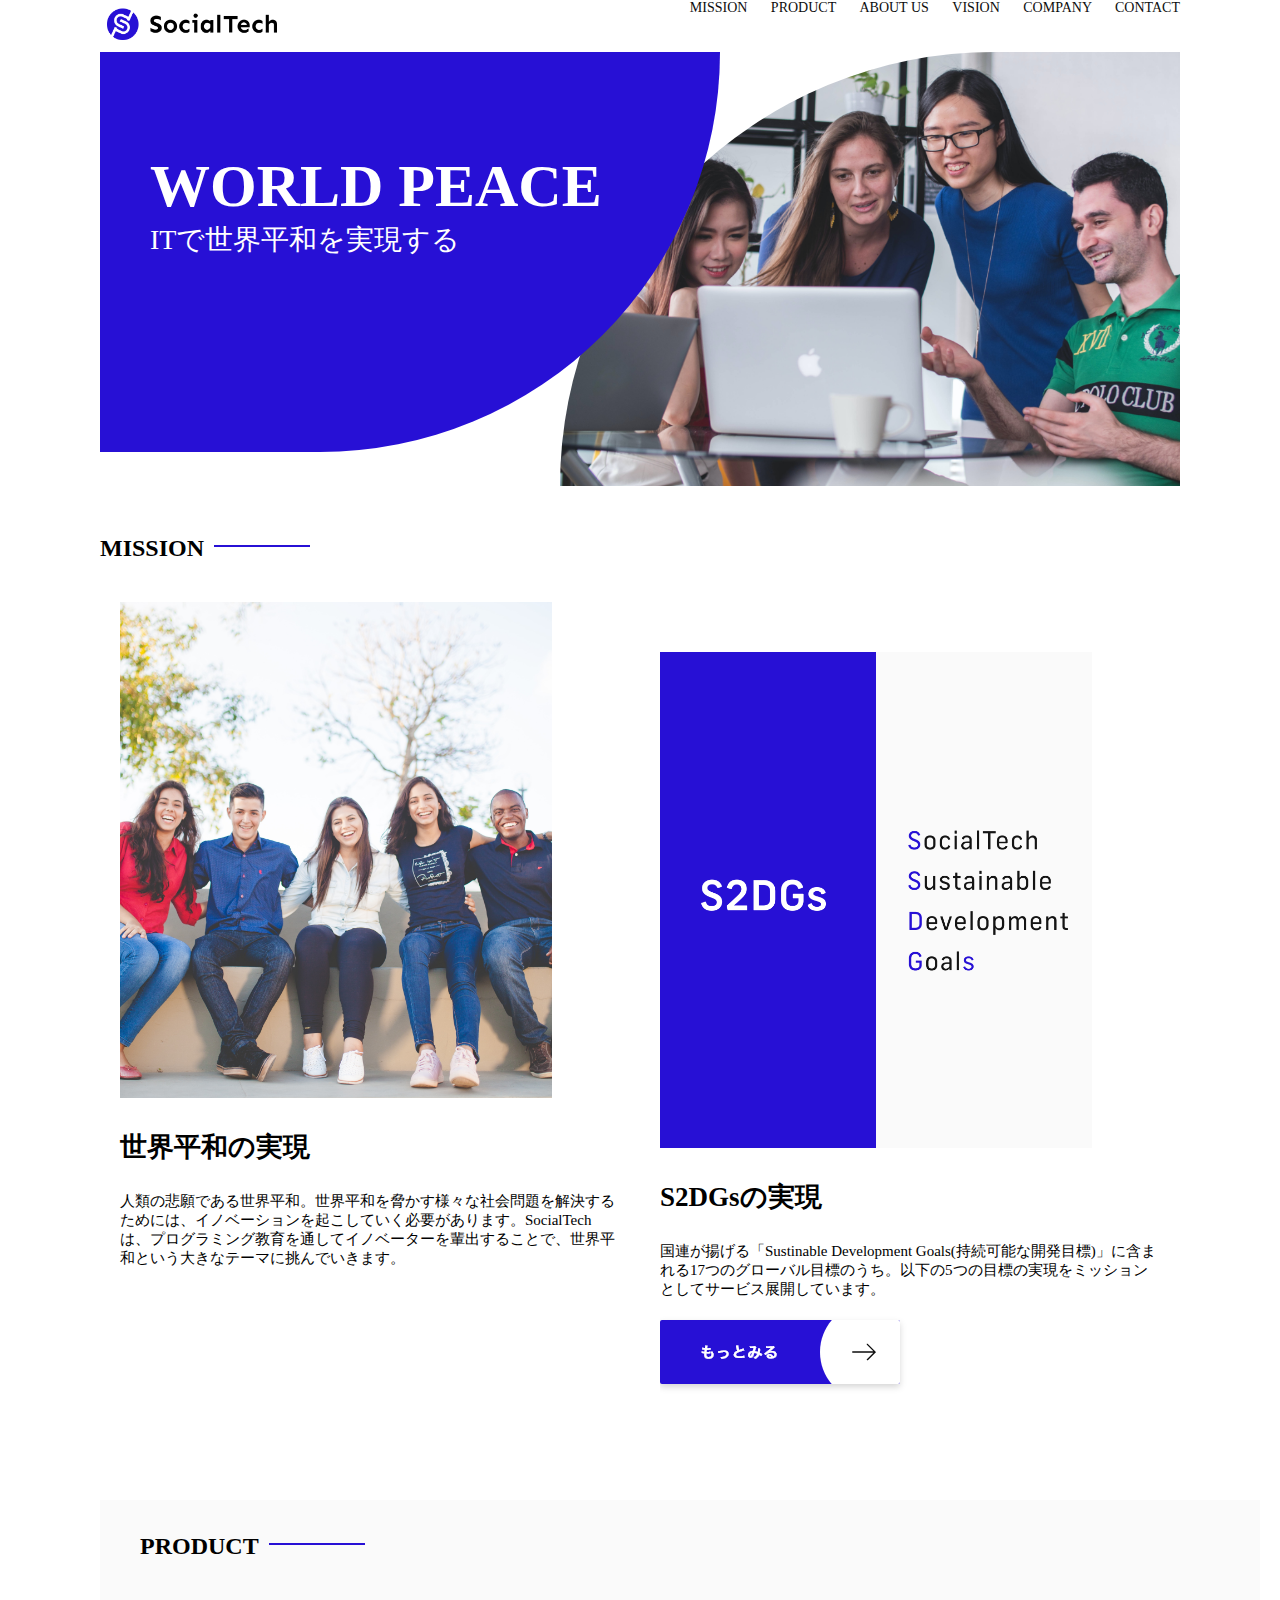
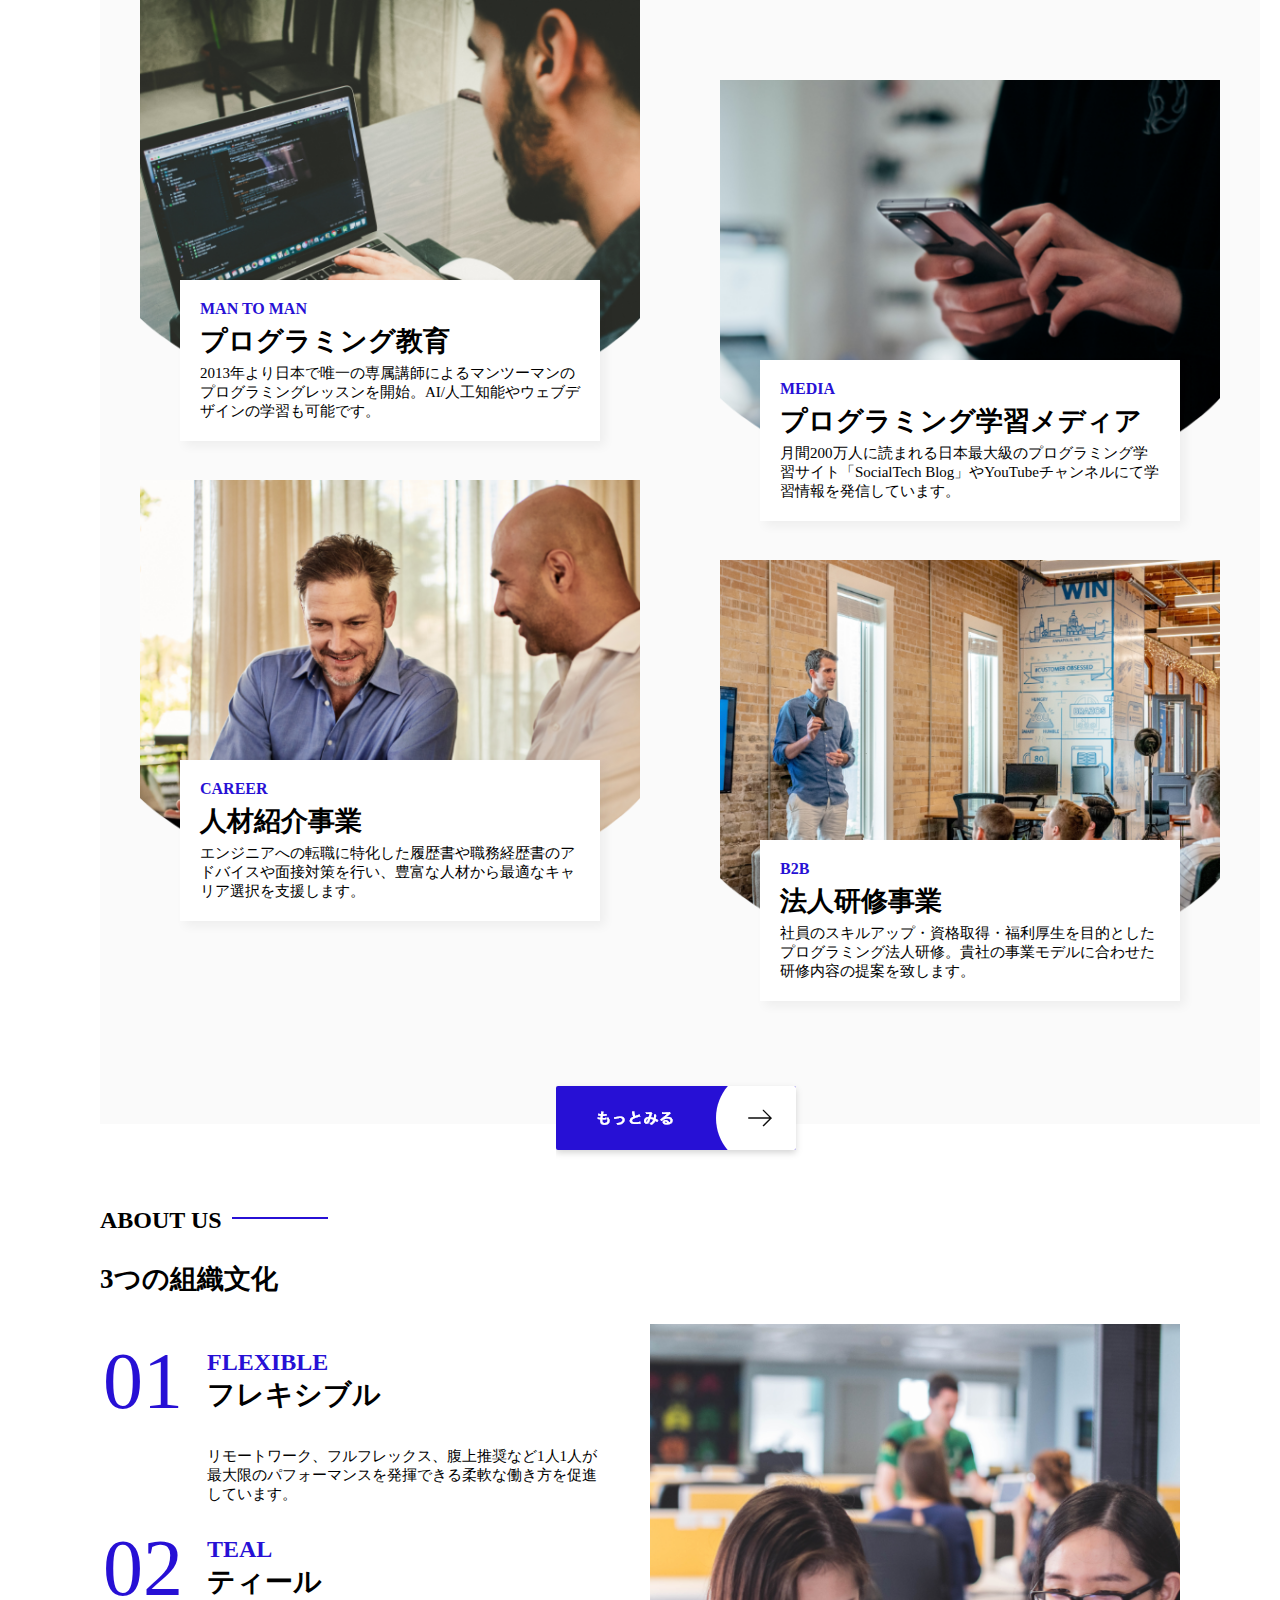
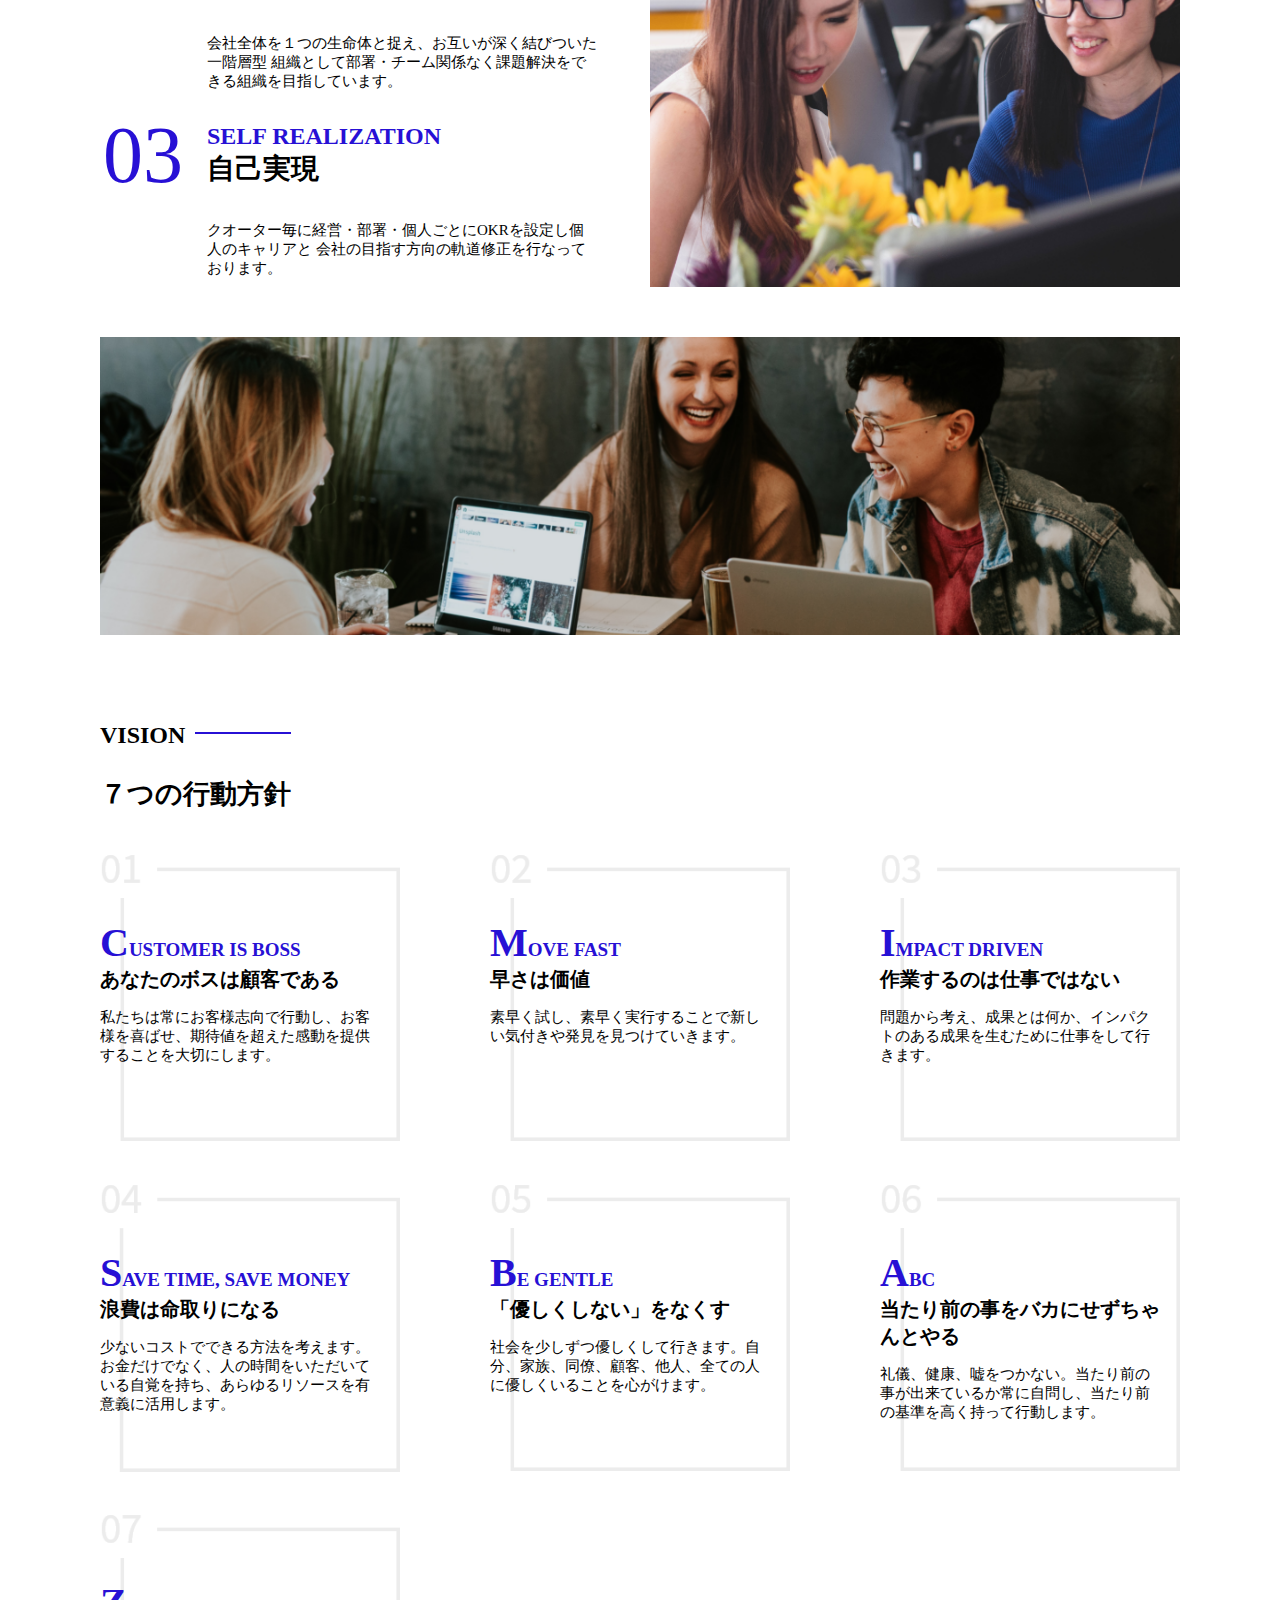
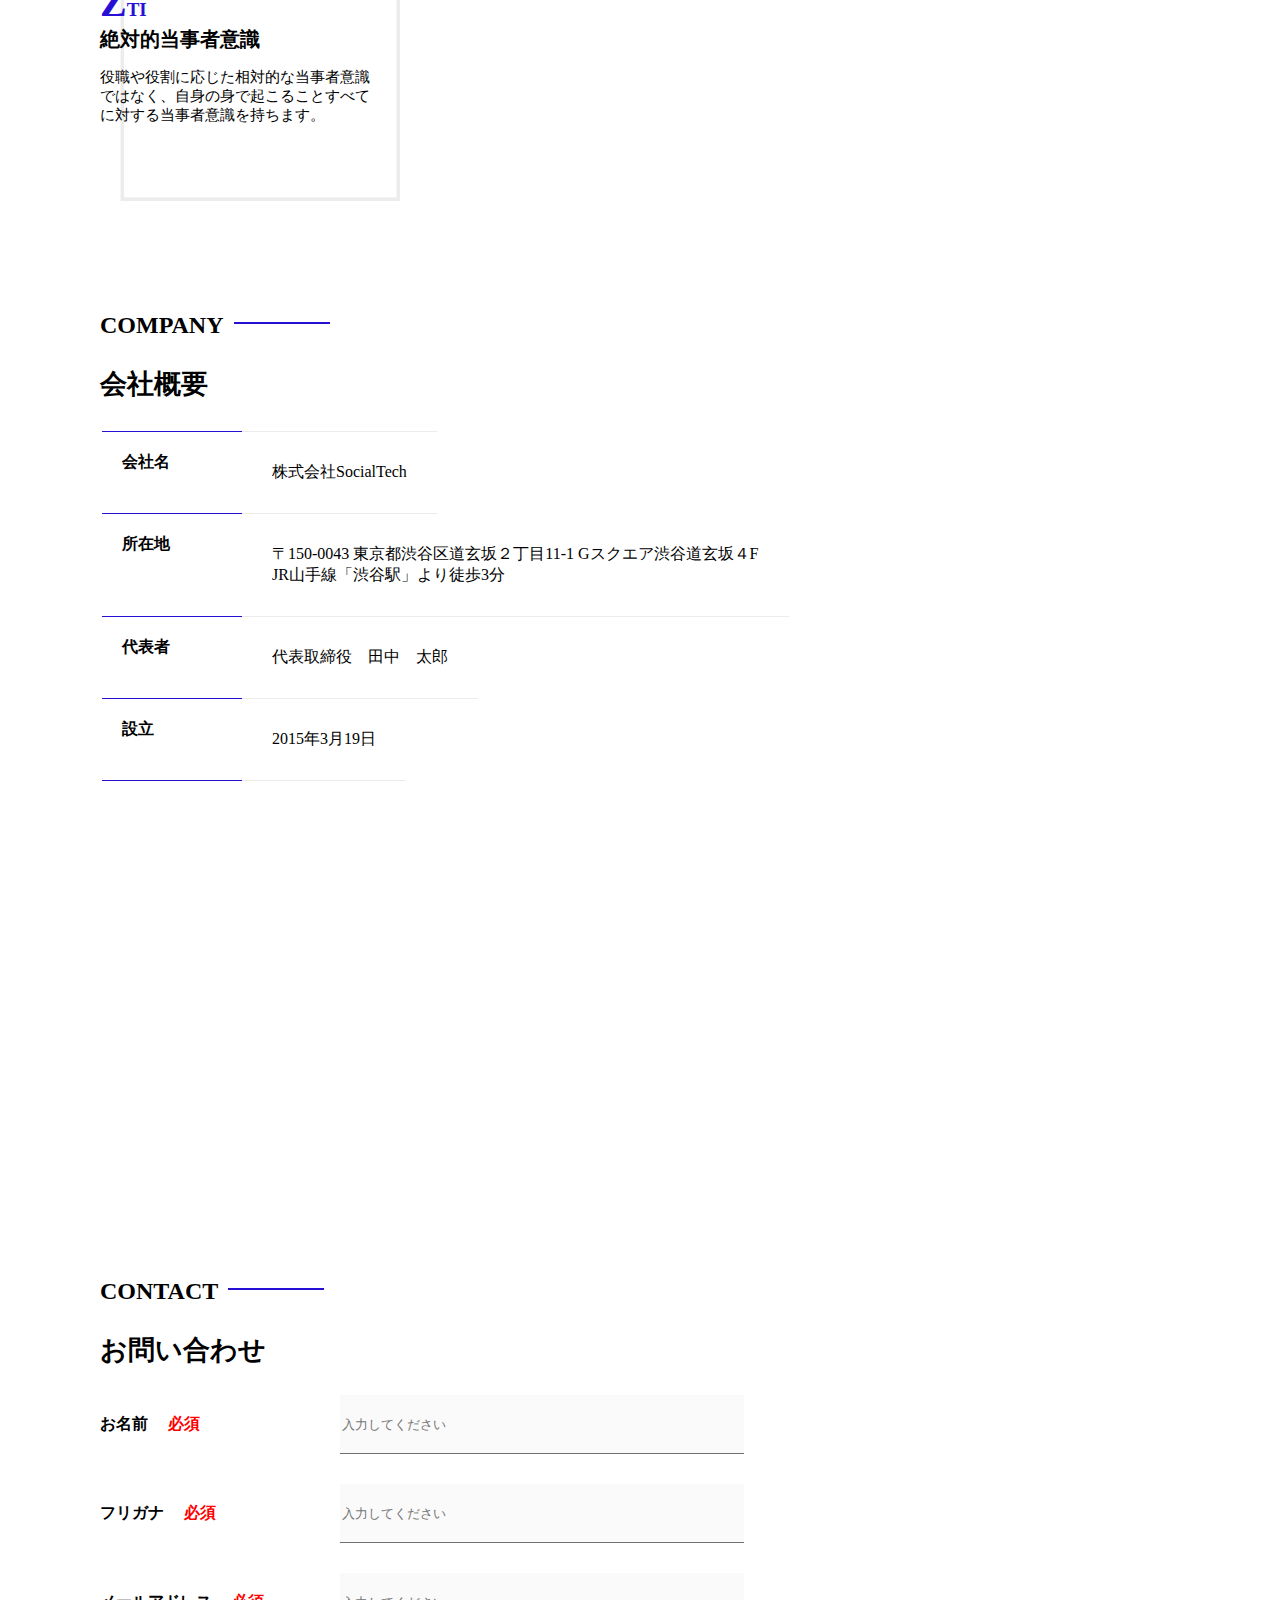
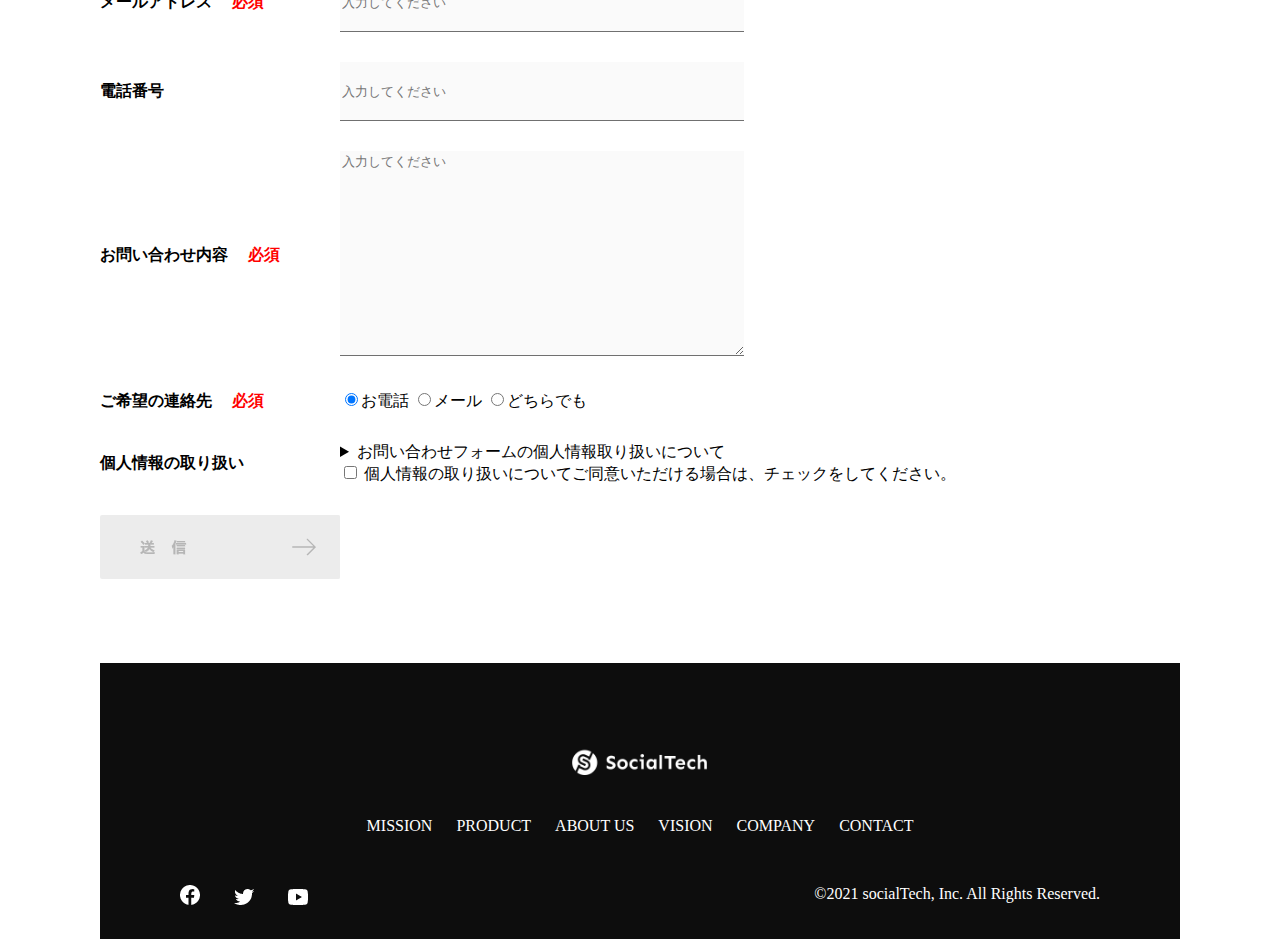
<file: index.html>
<!DOCTYPE html>
<html>
    <head>
        <title>socialTech</title>
        <meta charset="utf-8">
        <meta name="description" content="socialTechはEdTech業界のリーディングカンパニーを目指します。">
        <meta name="viewport" content="width=device-width, initial-scale=1.0">
        <link rel="stylesheet" href="style.css">
      
    </head>
    <body>
        <header>
            <a href="index.html" id="logo"><img src="images/logo.png" alt="トップページに戻る"></a>

            <nav id="nav-pc">
                <a href="mission.html">MISSION</a>
                <a href="product.html">PRODUCT</a>
                <a href="index.html#aboutus">ABOUT US</a>
                <a href="index.html#vision">VISION</a>
                <a href="index.html#company">COMPANY</a>
                <a href="index.html#contact">CONTACT</a>
            </nav>

            <img id="menu-sp" src="images/button-menu.png" alt="ナビゲーションを開く" onclick="document.getElementById('nav-sp').style.display = 'block'">

            <nav id="nav-sp">
               <img id="close" src="images/button-close.png" alt="ナビゲーションを閉じる" onclick="document.getElementById('nav-sp').style.display = 'none'">
               <a id="logo-sp" href="index.html" onclick="document.getElementById('nav-sp').style.display = 'none'"><img
                   src="images/logo-sp.png" alt="トップページに戻る"></a>
               <a class="menu" href="mission.html" onclick="document.getElementById('nav-sp').style.display = 'none'">MISSION</a>
               <a class="menu" href="product.html" onclick="document.getElementById('nav-sp').style.display = 'none'">PRODUCT</a>
               <a class="menu" href="index.html#aboutus" onclick="document.getElementById('nav-sp').style.display = 'none'">ABOUT
                 US</a>
               <a class="menu" href="index.html#vision"
                  onclick="document.getElementById('nav-sp').style.display = 'none'">VISION</a>
               <a class="menu" href="index.html#company"
                  onclick="document.getElementById('nav-sp').style.display = 'none'">COMPANY</a>
               <a class="menu" href="index.html#contact"
                  onclick="document.getElementById('nav-sp').style.display = 'none'">CONTACT</a>
               <div id="sns">
                  <a href="https://www.facebook.com/sejuku2013"><img src="images/button-facebook.png" alt="Facebookのリンク"></a>
                  <a href="https://twitter.com/samuraijuku"><img src="images/button-twitter.png" alt="Twitterのリンク"></a>
                  <a href="https://www.youtube.com/channel/UCCFOQO5aDK0xXam4cUQXT8g"><img src="images/button-youtube.png" alt="YouTubeのリンク"></a>
               </div>
            </nav>
        </header>
    </body>
        <main>
            <article>
                <section id="main-visual">
                    <div id="main-message">
                        <h1>WORLD PEACE</h1>
                        <p>ITで世界平和を実現する</p>
                    </div>
                    <img src="images/index/index-main.png" alt="PCの周りに集まる多国籍の仲間たち">
                </section>
                <!-- mission -->
                <section id="mission">
                    <h2 class="index-h2">MISSION</h2>
                <div id="mission-flex">
                <div>
                <img id="mission photo" src="images/index/index-mission.png" alt="屋外のベンチで写真を撮影する多国籍の仲間たち">
                <h3>世界平和の実現</h3>
                <p>
                    人類の悲願である世界平和。世界平和を脅かす様々な社会問題を解決するためには、イノベーションを起こしていく必要があります。SocialTechは、プログラミング教育を通してイノベーターを輩出することで、世界平和という大きなテーマに挑んでいきます。
                </p>
                </div>
                <div>
                    <img id="s2dgs" src="images/index/s2dgs.png" alt="S2GDs">
                    <h3>S2DGsの実現</h3>
                    <p>国連が揚げる「Sustinable Development Goals(持続可能な開発目標)」に含まれる17つのグローバル目標のうち。以下の5つの目標の実現をミッションとしてサービス展開しています。</p>
                    <a href="mission.html">
                        <img src="images/button-more.png" alt="もっと見る">
                    </a>
                </div>
                </div>
                 </section>
                 <!-- プロダクト -->
                 <section id="product">
                    <h2 class="index-h2">PRODUCT</h2>
                    <div>
                        <div id="product-left">
                            <div>
                                <img class="product-photo" src="images/index/index-mantoman.png" alt="PCでコードを書く男性">
                                <div class="product-explain">
                                    <span>MAN TO MAN</span>
                                    <h3>プログラミング教育</h3>
                                    <p>2013年より日本で唯一の専属講師によるマンツーマンのプログラミングレッスンを開始。AI/人工知能やウェブデザインの学習も可能です。</p>
                                </div>
                            </div>
                            <div>
                                <img class="product-photo" src="images/index/index-career.png" alt="笑顔で話し合う2人の男性">
                                <div class="product-explain">
                                    <span>CAREER</span>
                                    <h3>人材紹介事業</h3>
                                    <p>エンジニアへの転職に特化した履歴書や職務経歴書のアドバイスや面接対策を行い、豊富な人材から最適なキャリア選択を支援します。</p>
                                </div>
                            </div>
                        </div>
                        <div id="product-right">
                            <div>
                              <img class="product-photo" src="images/index/index-media.png" alt="スマートフォンを操作する人">
                              <div class="product-explain">
                                <span>MEDIA</span>
                                <h3>プログラミング学習メディア</h3>
                                <p>月間200万人に読まれる日本最大級のプログラミング学習サイト「SocialTech Blog」やYouTubeチャンネルにて学習情報を発信しています。</p>
                            </div>
                        </div>
                        <div>
                          <img class="product-photo" src="images/index/index-b2b.png" alt="講演中の男性とそれを聴く人々">
                          <div class="product-explain">
                             <span>B2B</span>
                             <h3>法人研修事業</h3>
                             <p>社員のスキルアップ・資格取得・福利厚生を目的としたプログラミング法人研修。貴社の事業モデルに合わせた研修内容の提案を致します。</p>
                          </div>
                        </div>
                      </div>
                    </div>
                   <div>
                     <a id="product-more" href="product.html">
                        <img src="images/button-more.png" alt="もっとみる">
                     </a>
                   </div>              
                 </section>



                 <section id="aboutus">
                   <h2 class="index-h2">ABOUT US</h2>
                   <h3>3つの組織文化</h3>
                   <div>
                    <table class="culture-table">
                       <tr>
                        <td>
                            <span class="culture-num">01</span>
                        </td>
                        <td>
                            <span class="culture-en">FLEXIBLE</span>
                            <span class="culture-jp">フレキシブル</span>
                        </td>
                       </tr>
                       <tr>
                        <td>

                        </td>
                        <td>
                            <p class="culture-description">
                             リモートワーク、フルフレックス、腹上推奨など1人1人が最大限のパフォーマンスを発揮できる柔軟な働き方を促進しています。
                            </p>
                        </td>
                       </tr>
                       <tr>
                        <td>
                            <span class="culture-num">02</span>
                        </td>
                        <td>
                            <span class="culture-en">TEAL</span>
                            <span class="culture-jp">ティール</span>
                        </td>
                    </tr>
                    <tr>
                        <td>

                        </td>
                        <td>
                            <p class="culture-description">
                                会社全体を１つの生命体と捉え、お互いが深く結びついた一階層型
                                組織として部署・チーム関係なく課題解決をできる組織を目指しています。
                            </p>
                        </td>
                       </tr>
                       <tr>
                        <td>
                            <span class="culture-num">03</span>
                        </td>
                        <td>
                            <span class="culture-en">SELF REALIZATION</span>
                            <span class="culture-jp">自己実現</span>
                        </td>
                       </tr>
                       <tr>
                        <td>

                        </td>
                        <td>
                            <p class="culture-description">
                                クオーター毎に経営・部署・個人ごとにOKRを設定し個人のキャリアと
                                会社の目指す方向の軌道修正を行なっております。
                            </p>
                        </td>
                       </tr>
                    </table>
                    <img class="culture-img" src="images/index/index-aboutus1.png" alt="笑顔で話し合う2人の女性">
                   </div>
                   <img class="culture-img2" src="images/index/index-aboutus2.png" alt="笑顔で話し合う3人の男女">
                 </section>

                 <section id="vision">
                    <h2 class="index-h2">VISION</h2>
                    <h3>７つの行動方針</h3>
                    <div>
                      <div class="vision-box">
                        <img src="images/index/vision-01.png" alt="01">
                        <span>
                            <h4>CUSTOMER IS BOSS</h4>
                            <h5>あなたのボスは顧客である</h5>
                            <p>私たちは常にお客様志向で行動し、お客様を喜ばせ、期待値を超えた感動を提供することを大切にします。</p>
                        </span>
                      </div>  
                      <div class="vision-box">
                        <img src="images/index/vision-02.png" alt="02">
                        <span>
                            <h4>MOVE FAST</h4>
                            <h5>早さは価値</h5>
                            <p>素早く試し、素早く実行することで新しい気付きや発見を見つけていきます。</p>
                        </span>
                      </div>
                      <div class="vision-box">
                        <img src="images/index/vision-03.png" alt="03">
                        <span>
                            <h4>IMPACT DRIVEN</h4>
                            <h5>作業するのは仕事ではない</h5>
                            <p>問題から考え、成果とは何か、インパクトのある成果を生むために仕事をして行きます。</p>
                        </span>
                      </div>
                      <div class="vision-box">
                        <img src="images/index//vision-04.png" alt="04">
                        <span>
                            <h4>SAVE TIME, SAVE MONEY</h4>
                            <h5>浪費は命取りになる</h5>
                            <p>少ないコストでできる方法を考えます。お金だけでなく、人の時間をいただいている自覚を持ち、あらゆるリソースを有意義に活用します。</p>
                        </span>
                      </div>
                      <div class="vision-box">
                        <img src="images/index/vision-05.png" alt="05">
                        <span>
                            <h4>BE GENTLE</h4>
                            <h5>「優しくしない」をなくす</h5>
                            <p>社会を少しずつ優しくして行きます。自分、家族、同僚、顧客、他人、全ての人に優しくいることを心がけます。</p>
                        </span>
                      </div>
                      <div class="vision-box">
                        <img src="images/index/vision-06.png" alt="06">
                        <span>
                            <h4>ABC</h4>
                            <h5>当たり前の事をバカにせずちゃんとやる</h5>
                            <p>礼儀、健康、嘘をつかない。当たり前の事が出来ているか常に自問し、当たり前の基準を高く持って行動します。</p>
                        </span>
                      </div>
                      <div class="vision-box">
                        <img src="images/index/vision-07.png" alt="07">
                        <span>
                            <h4>ZTI</h4>
                            <h5>絶対的当事者意識</h5>
                            <p>役職や役割に応じた相対的な当事者意識ではなく、自身の身で起こることすべてに対する当事者意識を持ちます。</p>
                        </span>
                      </div>
                    </div>
                 </section>

                 <section id="company">
                    <h2 class="index-h2">COMPANY</h2>
                    <h3>会社概要</h3>
                    <table id="company-table">
                        <tr>
                            <th class="tableheader-first">会社名</th>
                            <td class="cell-first">株式会社SocialTech</td>
                        </tr>
                        <tr>
                            <th class="tableheader">所在地</th>
                            <td class="cell">〒150-0043 東京都渋谷区道玄坂２丁目11-1 Gスクエア渋谷道玄坂４F<br>JR山手線「渋谷駅」より徒歩3分</td>
                        </tr>
                        <tr>
                            <th class="tableheader">代表者</th>
                            <td class="cell">代表取締役　田中　太郎</td>
                        </tr>
                        <tr>
                            <th class="tableheader">設立</th>
                            <td class="cell">2015年3月19日</td>
                        </tr>
                    </table>
                    <iframe
                      src="https://www.google.com/maps/embed?pb=!1m18!1m12!1m3!1d3241.7759544892483!2d139.69399665123464!3d35.65789123876098!2m3!1f0!2f0!3f0!3m2!1i1024!2i768!4f13.1!3m3!1m2!1s0x60188caa0042e8d1%3A0xba130bea826a7aa2!2z44CSMTUwLTAwNDMg5p2x5Lqs6YO95riL6LC35Yy66YGT546E5Z2C77yS5LiB55uu77yR77yR4oiS77yR!5e0!3m2!1sja!2sjp!4v1636872991912!5m2!1sja!2sjp"
                      style="border:0;" allowfullscreen="" loading="lazy">
                   </iframe>
                 </section>

                 <section id="contact">
                    <h2 class="index-h2">CONTACT</h2>
                    <h3>お問い合わせ</h3>


                    <form action="https://api.staticforms.xyz/submit" method="post">
                        <input type="text" name="honeypot" style="display:none">

                        <input type="hidden" name="accessKey" value="c0b073a4-ed3f-4d6c-8271-4bc070162dfb">

                        <input type="hidden" name="subject" value="お問い合わせフォーム"/>

                        <input type="hidden" name="replyTo" value="unauna.una.remu@gmail.com">

                        <input type="hidden" name="redirectTo" value="">
                       <div>
                        <div class="contact-heading">
                            <label class="contact-label">お名前<span class="contact-span">必須</span></label>
                        </div>
                        <div class="contact-form">
                            <input type="text" name="name" placeholder="入力してください" class="contact-textbox">
                        </div>
                       </div>
                       <div>
                         <div class="contact-heading">
                        <label class="contact-label">フリガナ<span class="contact-span">必須</span></label>
                       </div>
                       <div>
                        <input type="text" name="hurigana" placeholder="入力してください" class="contact-textbox">
                       </div> 
                    </div>
                    <div>
                        <div class="contact-heading">
                            <label class="contact-label">メールアドレス<span class="contact-span">必須</span></label>
                        </div>
                        <div>
                            <input tyle="text" name="name" placeholder="入力してください" class="contact-textbox">
                        </div>
                    </div>
                    <div>
                        <div class="contact-heading">
                            <label class="contact-label">電話番号</label>
                        </div>
                        <div>
                            <input type="text" name="name" placeholder="入力してください" class="contact-textbox">
                        </div>
                    </div>
                    <div>
                        <div class="contact-heading">
                            <label class="contact-label">お問い合わせ内容<span class="contact-span">必須</span></label>
                        </div>
                        <div>
                            <textarea class="contact-textarea" placeholder="入力してください" name="message"></textarea>
                        </div>
                    </div>
                    <div>
                    <div class="contact-heading">
                        <label class="contact-label">ご希望の連絡先<span class="contact-span">必須</span></label>
                    </div>
                    <div>
                        <input class="radiobutton" type="radio" value="tel" name="contact" checked><label>お電話</label>
                        <input class="radiobutton" type="radio" value="mail" name="contact"><label>メール</label>
                        <input class="radiobutton" type="radio" value="both" name="contact"><label>どちらでも</label>
                    </div>
                </div>
                <div>
                    <div class="contact-heading">
                        <label class="contact-label">個人情報の取り扱い</label>
                    </div>
                    <div>
                        <details>
                          <summary>お問い合わせフォームの個人情報取り扱いについて</summary>
                          <div>
                            <span>1. 組織の名称又は氏名</span><br>
                            株式会社SocialTech<br><br>
                            <span>2. 個人情報保護管理者（若しくはその代理人）の使命又は職名、所属及び連絡先
                                鈴木 一郎 コープレート部</span><br>
                              メールアドレス:support@socialtech.net<br>
                              TEL:03-xxxx-xxxx<br>
                              <span>3. 個人情報の利用目的</span><br>
                              ・本サービス及び本サービスに関する情報の提供又はそれらに関する連絡のため<br>
                              ・ユーザーの本人確認のため<br>
                              ・当社サービスのご案内のため<br>
                              ・当社の商品等の広告または宣伝（電子メールによるものを含むものとします。）<br><br>
                              <span>4. 個人情報の取り扱い業務の委託</span><br>
                              個人情報の取り扱い業務の全部または一部を外部に業務委託捨場合があります。<br>
                              その際、弊社は、個人情報を適切に保護できる管理体制を敷き実行していることを条件として<br>
                              委託先を厳選した上で、秘密保持契約を委託先と締結し、お客様の個人情報を厳密に管理させます。<br><br>
                              <span>5. 個人情報の開示等の請求</span><br>
                              お客様は、弊社に対してご自身の個人情報の開示等（利用目的の通知、開示、内容の訂正、追加、削除、路用の停止又は削除、第三者への提供の停止）に関して、当社問い合わせ窓口に申し出ることが出来ます。<br>
                              その際、弊社はお客様ご本人を確認させていただいたうえで、合理的な期間内に対応いたします。<br><br>
                              なお、個人情報に関する弊社問い合わせ先は次の通りです。<br><br>
                              株式会社SocialTech　個人情報問い合わせ口<br>
                              〒150-0043 東京都渋谷区道玄坂２丁目11-1　Gスクエア渋谷道玄坂４F<br>
                              メールアドレス:support@socialtech.net TEL03-xxxx-xxxx<br><br>
                              <span>6. 個人情報を提供されることの任意性について</span><br><br>
                              お客様がご自身の個人情報を弊社に提供されるか否かは、お客様のご判断によりますが、もしご提供されなかった場合には、適切なサービスが提供できない場合がございますので予めご了承ください。
                          </div>
                        </details>
                        <input type="checkbox" name="agree">
                        <span>個人情報の取り扱いについてご同意いただける場合は、チェックをしてください。</span>
                    </div>
                </div>
                <input type="image" src="images/button-submit.png" alt="送信する">
                    </form>
                 </section>
            </article>
            <footer>
                <div id="footer-logo">
                    <img src="images/logo-sp.png" alt="socialTech">
                </div>
                <div id="footer-link">
                    <a href="mission.html">MISSION</a>
                    <a href="product.html">PRODUCT</a>
                    <a href="index.html#aboutus">ABOUT US</a>
                    <a href="index.html#vision">VISION</a>
                    <a href="index.html#company">COMPANY</a>
                    <a href="index.html#contact">CONTACT</a>
                </div>
                <div id="sns-footer">
                      <a href="https://www.facebook.com/sejuku2013"><img src="images/button-facebook.png" alt="Facebookのリンク"></a>
                      <a href="https://twitter.com/samuraijuku"><img src="images/button-twitter.png" alt="Twitterのリンク"></a>
                      <a href="https://www.youtube.com/channel/UCCFOQO5aDK0xXam4cUQXT8g"><img src="images/button-youtube.png" alt="YouTubeのリンク"></a>
                      <span id="copyright">&copy;2021 socialTech, Inc. All Rights Reserved.</span>
                  </div>
            </footer>
        </main>
    </body>
</html>
</file>
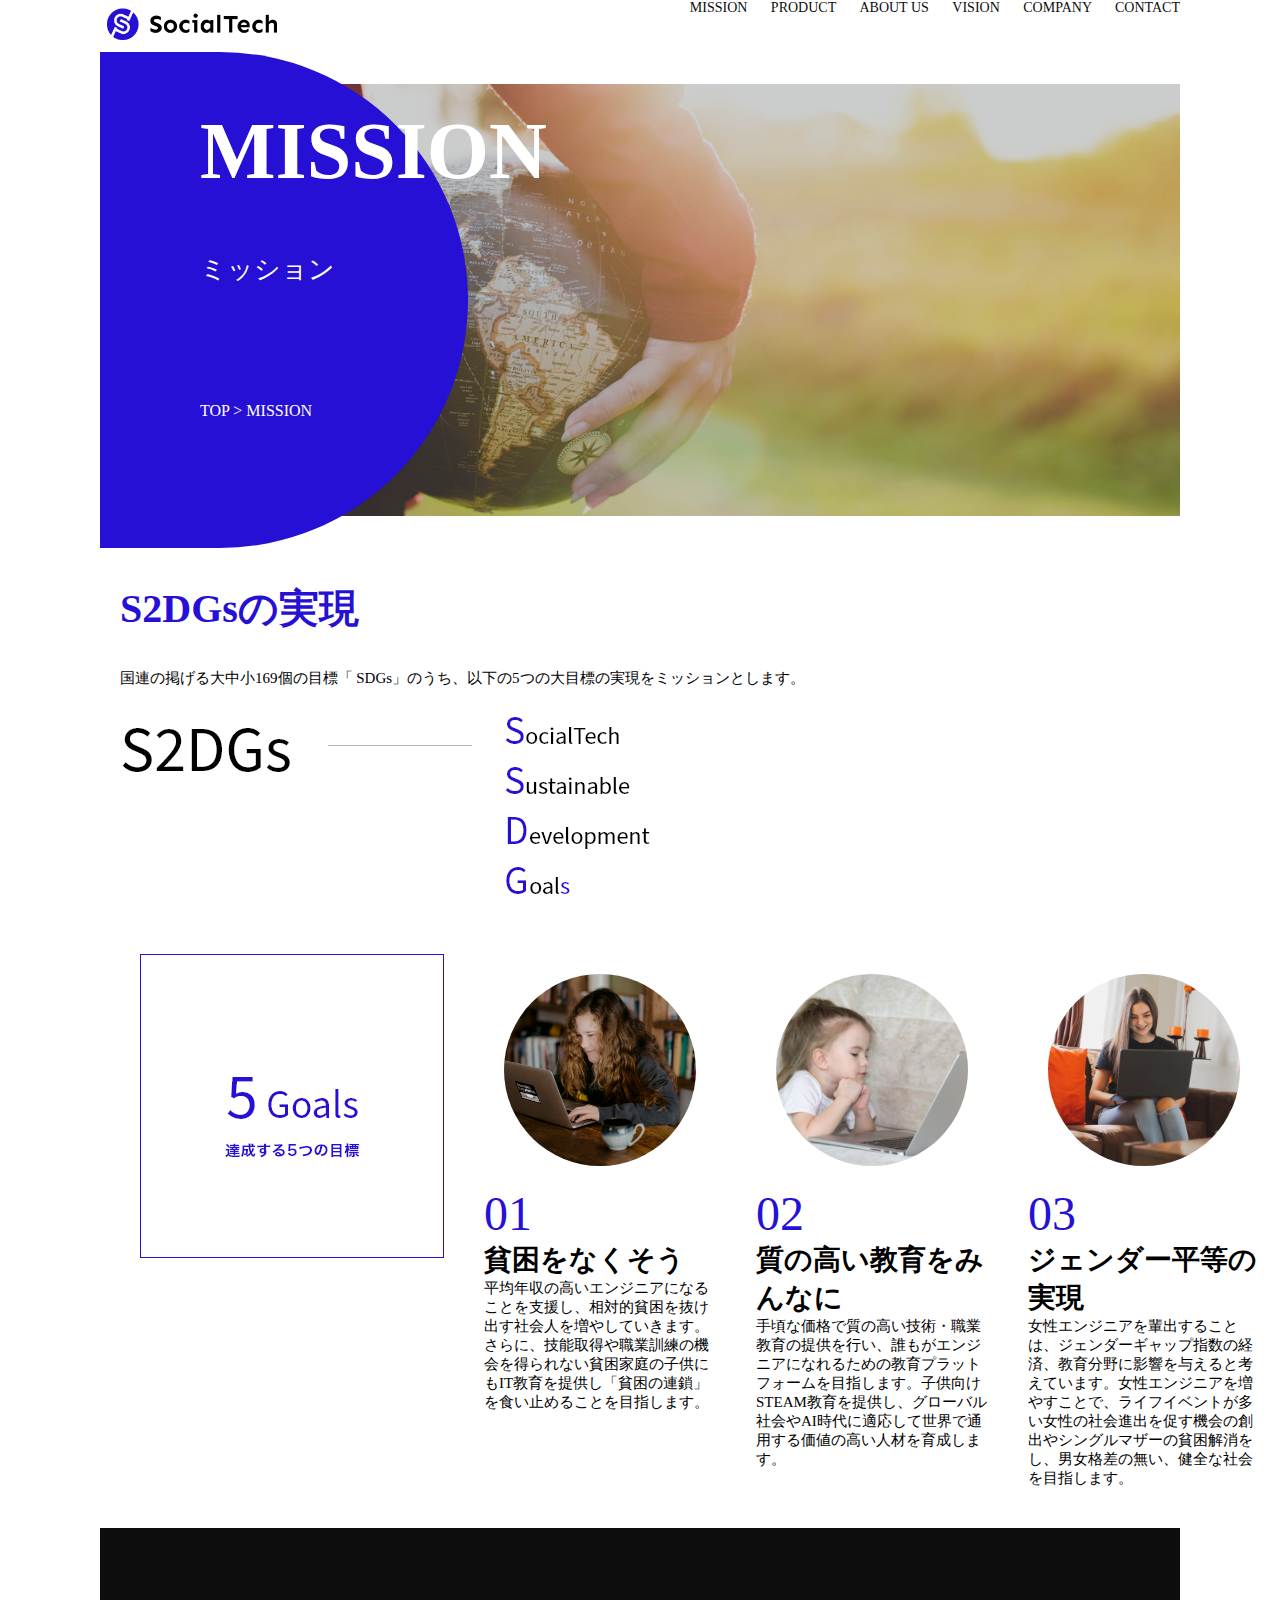
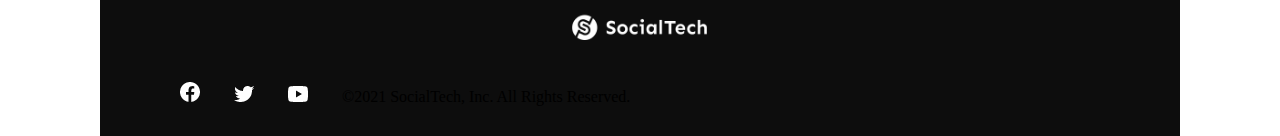
<file: mission.html>
<!DOCTYPE html>
<html>
    <head>
        <title>SocialTech-MISSION ミッション</title>
        <meta charset="utf-8">
        <meta mane="description" content="SocialTechが目指す5つの目標（S2DGs）を紹介します">
        <meta name="viewport" content="width=device-width", initial-scale="1.0">
        <link rel="stylesheet" href="style.css">
    </head>

    <body>

        <header>

            <a href="index.html" id="logo"><img src="images/logo.png" alt="トップページに戻る"></a>

            <nav id="nav-pc">
                <a href="mission.html">MISSION</a>
                <a href="product.html">PRODUCT</a>
                <a href="index.html#aboutus">ABOUT US</a>
                <a href="index.html#vision">VISION</a>
                <a href="index.html#company">COMPANY</a>
                <a href="index.html#contact">CONTACT</a>
            </nav>
            <img id="menu-sp" src="images/button-menu.png" alt="ナビゲーションを開く" onclick="document.getElementById('nav-sp').style.display = 'block'">

            <nav id="nav-sp">
                <img id="close" src="images/button-close.png" alt="マビゲーションを閉じる" onclick="document.getElementById('nav-sp').style.display = 'none'">
                <a id="logo-sp" href="index.html" onclick="document.getElementById('nav-sp').style.display = 'none'"><img
                     src="images/logo-sp.png" alt="トップページに戻る"></a>
                <a class="menu" href="mission.html" onclick="document.getElementById('nav-sp').style.display = 'none'">MISSION</a>
                <a class="menu" href="product.html" onclick="document.getElementById('nav-sp').style.display = 'none'">PRODUCT</a>
                <a class="menu" href="index.html#aboutus" onclick="document.getElementById('nav-sp').style.display = 'none'">ABOUT US</a>
                <a class="menu" href="index.html#vision"
                 onclick="document.getElementById('nav-sp').style.display = 'none'">VISION</a>
                <a class="menu" href="index.html#company"
                 onclick="document.getElementById('nav-sp').style.display = 'none'">COMPANY</a>
                <a class="menu" href="index.html#contact"
                 onclick="document.getElementById('nav-sp').style.display = 'none'">CONTACT</a>
                <div id="sns">
                  <a href="https://www.facebook.com/sejuku2013"><img src="images/button-facebook.png" alt="Facebookのリンク"></a>
                  <a href="https://twitter.com/samuraijuku"><img src="images/button-twitter.png" alt="Twitterのリンク"></a>
                  <a href="https://www.youtube.com/channel/UCCFOQO5aDK0xXam4cUQXT8g"><img src="images/button-youtube.png" alt="YouTubeのリンク"></a>
                </div>
            </nav>
        </header>
        <main>
            <article>
              <section id="mission-main">
                <div id="mission-title">
                    <h1>MISSION</h1>
                    <span>ミッション</span>
                    <div>TOP > MISSION</div>
                </div>
              </section>
              <section id="mission-s2dgs">
                <h2 class="mission-h2">S2DGsの実現</h2>
                <p>国連の掲げる大中小169個の目標「 SDGs」のうち、以下の5つの大目標の実現をミッションとします。</p>
                <img src="images/mission/mission-s2dgs.png" alt="S2DGs">
              </section>
              <section id="mission-5goals">
                <div>
                    <img id="s2dgs-image" src="images/mission/mission-5goals.png" alt="5Goals">
                </div>
                <div>
                  <img class="fivegoals-image-left" src="images/mission/mission-5goals01.png" alt="PCを操作する女の子">
                    <span class="fivegoals-number">01</span>
                    <h3 class="fivegoals-h3">貧困をなくそう</h3>
                    <p class="fivegoals-p">
                       平均年収の高いエンジニアになることを支援し、相対的貧困を抜け出す社会人を増やしていきます。さらに、技能取得や職業訓練の機会を得られない貧困家庭の子供にもIT教育を提供し「貧困の連鎖」を食い止めることを目指します。
                   </p>
                 </div>
                
                 <div>
                   <img class="fivegoals-image-right" src="images/mission/mission-5goals02.png" alt="PCを見つめる小さい女の子">
                   <span class="fivegoals-number">02</span>
                   <h3 class="fivegoals-h3">質の高い教育をみんなに</h3>
                   <p class="fivegoals-p">
                      手頃な価格で質の高い技術・職業教育の提供を行い、誰もがエンジニアになれるための教育プラットフォームを目指します。子供向けSTEAM教育を提供し、グローバル社会やAI時代に適応して世界で通用する価値の高い人材を育成します。
                   </p>
                 </div>
                
                 
                 <div>
                   <img class="fivegoals-image-left" src="images/mission/mission-5goals03.png" alt="PCを操作する女性">
                   <span class="fivegoals-number">03</span>
                   <h3 class="fivegoals-h3">ジェンダー平等の実現</h3>
                   <p class="fivegoals-p">
                      女性エンジニアを輩出することは、ジェンダーギャップ指数の経済、教育分野に影響を与えると考えています。女性エンジニアを増やすことで、ライフイベントが多い女性の社会進出を促す機会の創出やシングルマザーの貧困解消をし、男女格差の無い、健全な社会を目指します。
                   </p>
                 </div>
                
                 <div>
                   <img class="fivegoals-image-right" src="images/mission/mission-5goals04.png" alt="笑顔で話し合う3人の男女">
                   <span class="fivegoals-number">04</span>
                   <h3 class="fivegoals-h3">生産的で働きがいのある雇用</h3>
                   <p class="fivegoals-p">
                      長期的な経済成長を継続するためには、生産性を高めた産業の拡大と人材の輩出が必要です。エンジニアはイノベーション産業を成長させるための大きな鍵を握っており、さらにクリエイティブな職業で働きがいのある人間らしい雇用を生み出せると考えています。
                  </p>
                 </div>
                  
                 <div>
                  <img class="fivegoals-image-left" src="images/mission/mission-5goals05.png" alt="障害を持つ男性が生き生きと働く様子">
                  <span class="fivegoals-number">05</span>
                  <h3 class="fivegoals-h3">不平等をなくす</h3>
                  <p class="fivegoals-p">
                     障害やハンディキャップを持っていても、エンジニアになることで生産的に働くことができます。障がい者雇用における正社員率と平均賃金に大きな開きを無くすために、誰もがエンジニアになれる機会を提供します。
                  </p>
                 </div>
              </div>
              </section>
            </article>
            <footer>
                <div id="footer-logo">
                    <img src="images/logo-sp.png" alt="SocialTech">
                </div>
                <div id="sns-footer">
                    <a href="https://www.facebook.com/sejuku2013"><img src="images/button-facebook.png" alt="Facebookのリンク"></a>
                    <a href="https://twitter.com/samuraijuku"><img src="images/button-twitter.png" alt="Twitterのリンク"></a>
                    <a href="https://www.youtube.com/channel/UCCFOQO5aDK0xXam4cUQXT8g"><img src="images/button-youtube.png" alt="YouTubeのリンク"></a> 
                    <span id="companyright">&copy;2021 SocialTech, Inc. All Rights Reserved.</span> 
                </div>
            </footer>
        </main>
    </body>
</html>
</file>
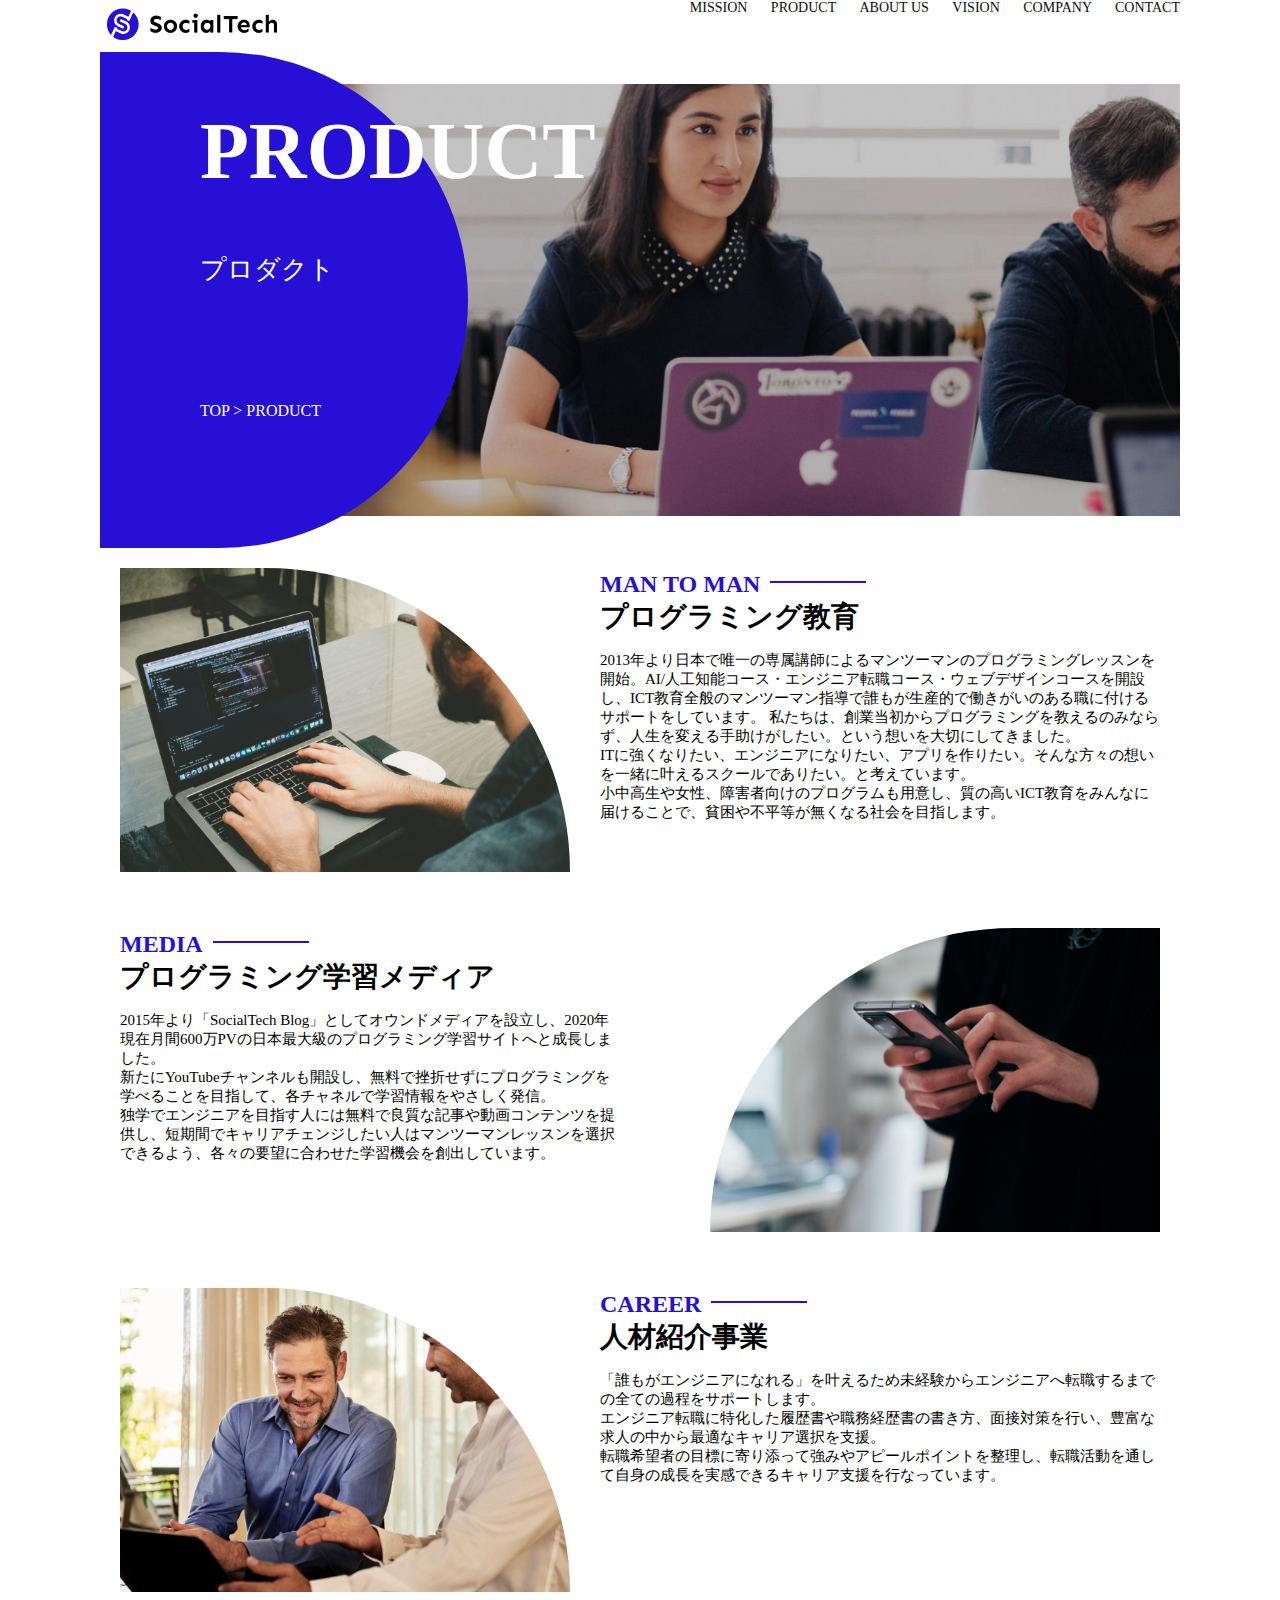
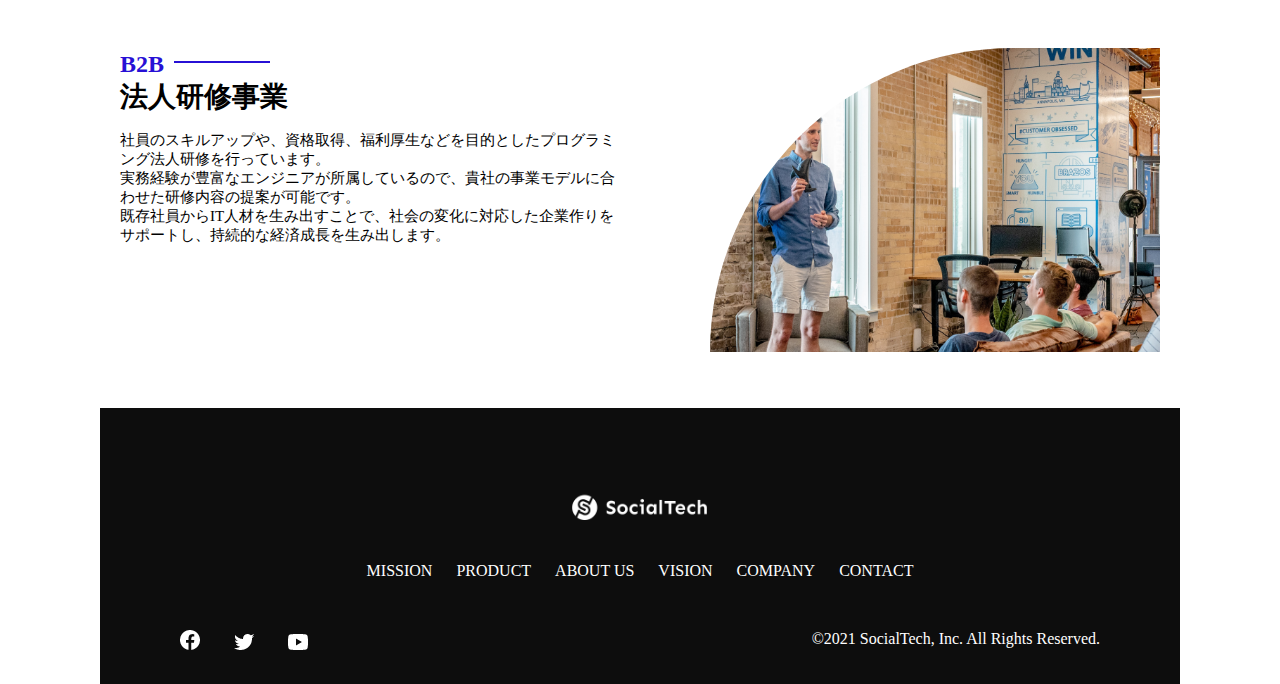
<file: product.html>
<!DOCTYPE html>
 <html>
 <head>
   <title>SocialTech -PRODUCT プロダクト</title>
   <meta charset="UTF-8">
   <meta name="description" content="SocialTechの4つのプロダクトを紹介します">
   <meta name="viewport" content="width=device-width, initial-scale=1.0">
   <link rel="stylesheet" href="style.css">
 </head>
 
 <body>
   <!-- ヘッダー -->
   <header>
     <!-- ロゴ -->
     <a href="index.html" id="logo"><img src="images/logo.png" alt="トップページに戻る"></a>
 
     <!-- PC用ナビゲーション -->
     <nav id="nav-pc">
       <a href="mission.html">MISSION</a>
       <a href="product.html">PRODUCT</a>
       <a href="index.html#aboutus">ABOUT US</a>
       <a href="index.html#vision">VISION</a>
       <a href="index.html#company">COMPANY</a>
       <a href="index.html#contact">CONTACT</a>
     </nav>
 
     <!-- スマホ用メニューボタン -->
     <img id="menu-sp" src="images/button-menu.png" alt="ナビゲーションを開く" onclick="document.getElementById('nav-sp').style.display = 'block'">
 
     <!-- スマホ用ナビゲーション -->
     <nav id="nav-sp">
       <img id="close" src="images/button-close.png" alt="ナビゲーションを閉じる" onclick="document.getElementById('nav-sp').style.display = 'none'">
       <a id="logo-sp" href="index.html" onclick="document.getElementById('nav-sp').style.display = 'none'"><img
           src="images/logo-sp.png" alt="トップページに戻る"></a>
       <a class="menu" href="mission.html" onclick="document.getElementById('nav-sp').style.display = 'none'">MISSION</a>
       <a class="menu" href="product.html" onclick="document.getElementById('nav-sp').style.display = 'none'">PRODUCT</a>
       <a class="menu" href="index.html#aboutus" onclick="document.getElementById('nav-sp').style.display = 'none'">ABOUT
         US</a>
       <a class="menu" href="index.html#vision"
         onclick="document.getElementById('nav-sp').style.display = 'none'">VISION</a>
       <a class="menu" href="index.html#company"
         onclick="document.getElementById('nav-sp').style.display = 'none'">COMPANY</a>
       <a class="menu" href="index.html#contact"
         onclick="document.getElementById('nav-sp').style.display = 'none'">CONTACT</a>
       <div id="sns">
         <a href="https://www.facebook.com/sejuku2013"><img src="images/button-facebook.png" alt="Facebookのリンク"></a>
         <a href="https://twitter.com/samuraijuku"><img src="images/button-twitter.png" alt="Twitterのリンク"></a>
         <a href="https://www.youtube.com/channel/UCCFOQO5aDK0xXam4cUQXT8g"><img src="images/button-youtube.png" alt="YouTubeのリンク"></a>
       </div>
     </nav>
   </header>
   <main>
     <article>
        <section id="product-main">
            <div id="product-title">
                <h1>PRODUCT</h1>
                <span>プロダクト</span>
                <div> TOP > PRODUCT</div>
            </div>
        </section>
        <section class="product-section1">
         <img src="images/product/product-mantoman.png" alt="PCでコードを書く男性">
         <div>
           <h2 class="product-h2">MAN TO MAN</h2>
           <h3 class="product-h3">プログラミング教育</h3>
           <p>
             2013年より日本で唯一の専属講師によるマンツーマンのプログラミングレッスンを開始。AI/人工知能コース・エンジニア転職コース・ウェブデザインコースを開設し、ICT教育全般のマンツーマン指導で誰もが生産的で働きがいのある職に付けるサポートをしています。
             私たちは、創業当初からプログラミングを教えるのみならず、人生を変える手助けがしたい。という想いを大切にしてきました。<br>ITに強くなりたい、エンジニアになりたい、アプリを作りたい。そんな方々の想いを一緒に叶えるスクールでありたい。と考えています。<br>小中高生や女性、障害者向けのプログラムも用意し、質の高いICT教育をみんなに届けることで、貧困や不平等が無くなる社会を目指します。
           </p>
         </div>
       </section>
       <section class="product-section2">
         <div>
           <h2 class="product-h2">MEDIA</h2>
           <h3 class="product-h3">プログラミング学習メディア</h3>
           <p>2015年より「SocialTech
             Blog」としてオウンドメディアを設立し、2020年現在月間600万PVの日本最大級のプログラミング学習サイトへと成長しました。<br>新たにYouTubeチャンネルも開設し、無料で挫折せずにプログラミングを学べることを目指して、各チャネルで学習情報をやさしく発信。<br>独学でエンジニアを目指す人には無料で良質な記事や動画コンテンツを提供し、短期間でキャリアチェンジしたい人はマンツーマンレッスンを選択できるよう、各々の要望に合わせた学習機会を創出しています。
           </p>
         </div>
         <img src="images/product/product-media.png" alt="スマートフォンを操作する人">
       </section>
       <section class="product-section1">
         <img src="images/product/product-career.png" alt="笑顔で話し合う2人の男性">
         <div>
           <h2 class="product-h2">CAREER</h2>
           <h3 class="product-h3">人材紹介事業</h3>
           <p>
             「誰もがエンジニアになれる」を叶えるため未経験からエンジニアへ転職するまでの全ての過程をサポートします。<br>エンジニア転職に特化した履歴書や職務経歴書の書き方、面接対策を行い、豊富な求人の中から最適なキャリア選択を支援。<br>転職希望者の目標に寄り添って強みやアピールポイントを整理し、転職活動を通して自身の成長を実感できるキャリア支援を行なっています。<br>
           </p>
         </div>
       </section>
       <section class="product-section2">
         <div>
           <h2 class="product-h2">B2B</h2>
           <h3 class="product-h3">法人研修事業</h3>
           <p>
             社員のスキルアップや、資格取得、福利厚生などを目的としたプログラミング法人研修を行っています。<br>実務経験が豊富なエンジニアが所属しているので、貴社の事業モデルに合わせた研修内容の提案が可能です。<br>既存社員からIT人材を生み出すことで、社会の変化に対応した企業作りをサポートし、持続的な経済成長を生み出します。
           </p>
         </div>
         <img src="images/product/product-b2b.png" alt="講演中の男性とそれを聴く人々">
      </section>
     </article>
     <footer>
       <div id="footer-logo">
         <img src="images/logo-sp.png" alt="SocialTech">
       </div>
       <div id="footer-link">
         <a href="mission.html">MISSION</a>
         <a href="product.html">PRODUCT</a>
         <a href="index.html#aboutus">ABOUT US</a>
         <a href="index.html#vision">VISION</a>
         <a href="index.html#company">COMPANY</a>
         <a href="index.html#contact">CONTACT</a>
       </div>
       <div id="sns-footer">
         <a href="https://www.facebook.com/sejuku2013"><img src="images/button-facebook.png" alt="Facebookのリンク"></a>
         <a href="https://twitter.com/samuraijuku"><img src="images/button-twitter.png" alt="Twitterのリンク"></a>
         <a href="https://www.youtube.com/channel/UCCFOQO5aDK0xXam4cUQXT8g"><img src="images/button-youtube.png" alt="YouTubeのリンク"></a>
         <span id="copyright">&copy;2021 SocialTech, Inc. All Rights Reserved. </span>
       </div>
     </footer>
   </main>
 </body>
 
 </html>
</file>
<file: style.css>
body {
    font-family: "Sourec Sans Pro", "Hiragino KaKu Gothic ProN, Meiryo, Aeial, sans-serif";
}

p {
    font-size: 15px;
}

 @media screen and (min-width:768px) {
    
 

body {
    max-width: 1080px;
    min-width: 960px;
    margin: 0 auto 0 auto;
}

header {
    display: flex;
    justify-content: space-between;
}

#nav-pc {
    text-align: right;
    font-size: 14px;
    padding-left: 15px;
}

#nav-pc > a {
    text-decoration: none;
    margin-left: 20px;
} 


#nav-pc > a:link {
    color: #0d0d0d;
}

#nav-pc > a:visited {
    color:#0d0d0d;

}

#nav-sp,
#menu-sp {
    display: none;
}

#nav-pc > a:hover {
color: #0d0d0d;
text-decoration: underline;
}

#nav-pc > a:active {
    color: #0d0d0d;
}

#nav-sp,
#menu-sp {
    display:none;
}

#main-visual {
position: relative;
height: 400px;
}

#main-message {
      position: absolute;
      top: 0;
      left: 0;
      background-color: #2710d5;
      color: #ffffff;
      border-radius: 0 0 476px 0;
      max-width: 620px;
      height: 100%;
      width: 100%;
     z-index: 11;
     }

     #main-message >h1  {
        font-size: 60px;
        font-weight: bold;
        margin:100px 0 0 50px;
     }

     #main-message >p {
        font-size: 28px;
        margin:0 0 0 50px;
     }

     #main-visual > img {
        max-width: 620px;
        border-radius: 476px 0 0 0;
        position: absolute;
        top: 0;
        right:0;
        z-index: 10;
    }

    h2 {
        margin-top: 40px 0 0 0 ;
    }
    h2::after {
        content:url("images/line.png");
        margin-left: 10px;   
    }

    h3 {
        font-size: 27px;
    }

    #mission {
       margin: 80px auto 80px auto;
        width: 100%;
    }

    #mission-flex {
        width: 100%;
        display: flex;
    }

    #mission-flex >div {
        width: 50%;
        margin: 20px;
    }

    #mission-photo {
        width: 100%;
    }

    #s2dgs {
        margin-top: 50px;
    }


    #product {
        background-color: #fafafa;
        width: 100%;
        margin: 80px 0 80px 0;
        padding: 10px 40px 0px 40px;
    }
       
    #product > div {
        margin-top: 40px;
        display: flex;
    }
    
    #product-left {
        width: 50%;
        margin-right: 20px;
    }
    
    #product-right {
        width: 50%;
        margin-left: 20px;
        margin-top: 80px;
    }
    
    #product-left > div {
        position: relative;
        height: 480px;
        margin-right: 20px;
}
    #product-right > div {
        position: relative;
        height: 480px;
        margin-left: 20px;
    }


    .product-photo {
        width: 100%;
    }






    .product-explain {
        background-color: #ffffff;
        position:absolute;
        left:0px;
        top:280px;
        margin:0 40px 0 40px;
        padding:20px;
        box-shadow: 5px 5px  10px rgba(0, 0, 0 ,0.05);
    }

    .product-explain > span {
        color:#2710d5;
        font-weight: bold;
        font-size: 16px;
        margin:0;
    }


    .product-explain > h3 {
        margin: 5px 0 5px 0;
    }

    .product-explain > p {
        margin: 0;
    }

   #product-more {
        margin: 0 auto -42px auto;
   }


   #aboutus {
    margin: 80px auto 80px auto;
   }

   #aboutus > div {
    display:flex;
   }


   .culture-img {
    width: 100%;
    align-self: flex-start;
   }

   .culture-img2 {
    margin-top:50px;
    width: 100%;
   }


   .culture-table {
    max-width: 500px;
    margin-right: 50px;
   }


   .culture-num {
    font-size:80px;
    color:#2710d5;
    margin-right: 20px;
   }

   .culture-en {
    color:#2710d5;
    font-weight: bold;
    font-size:24px;
    display:block;
   }

   .culture-jp {
    font-size: 28px;
    font-weight: bold;
   }

   .culture-description {
    margin: 0;
   }


   #vision {
    margin:80px auto 80px auto;
   }

   #vision > div {
    width: 100%;
    display:flex;
    justify-content:space-between;
    flex-wrap: wrap;
   }


   .vision-box {
    width: 300px;
    height: 300px;
    margin-bottom: 30px;
    position: relative;
   }

   .vision-box >img {
    width: 100%;
    height: auto;
    position:absolute;
    top:0;
    left:0;
    z-index:30;
   }

   .vision-box >span {
    position: absolute;
    top:0;
    left:0;
    z-index:31;
    margin-right: 20px;
   }

   .vision-box >span>h4 {
    color:#2710d5;
    font-size:19px;
    margin:80px 0 0 0;
   }

   .vision-box >span>h4::first-letter {
    font-size:40px;
   }


   .vision-box >span>h5 {
    font-size:20px;
    margin: 0 0 0 0;
   }

   .vision-box >span>p {
    margin-top:10px 0 0 0  ;
   }


   #company {
    margin: 80px auto 80px auto;
   }


   #company-table {
    width: 100%;
   }

   .tableheader {
    text-align: left;
    padding:20px;
    border-bottom-color: #2710d5;
    border-bottom-width: 1px;
    border-bottom-style: solid;
    width: 100px;
   }

   .tableheader-first {
    text-align: left;
    padding:20px;
    border-bottom-color: #2710d5;
    border-bottom-width: 1px;
    border-bottom-style: solid;
    border-top-color: #2710d5;
    border-top-width: 1px;
    border-top-style: solid;
    width: 100px;
   }

   .cell {
    padding:30px;
    border-bottom-color: #ececec;
    border-bottom-width: 1px;
    border-bottom-style: solid;
   }

   .cell-first {
    padding:30px;
    border-bottom-color: #ececec;
    border-bottom-width: 1px;
    border-bottom-style: solid;
    border-top-color:#ececec;
    border-top-width: 1px;
    border-top-style: solid;
   }

   #company > iframe {
    width: 100%;
    height: 368px;
    margin-top: 40px;
   }



   #contact {
   margin: 80px auto 80px auto;
    } 
   
   #contact > form > div {
    display: flex;
    flex-direction: row;
    flex-wrap: wrap;
    padding-bottom: 30px;
     }

     .contact-heading {
        width: 240px;
        align-self: center;
     }

     .contact-label {
        font-weight: bold;
     }

     .contact-span {
        color: red;
        margin-left: 20px;
        font-weight: bold;
     }

     
     #company-table tr {
        display:flex;
      }
      

      .contact-textbox {
        border-top: 0;
        border-left:0;
        border-right: 0;
        border-bottom-width: 1px;
        border-bottom-color: #707070;
        border-bottom-style: solid;
        background-color: #fafafa;
        width: 400px;
        height: 56px;
      }

      .contact-textarea {
        border-top:0;
        border-left:0;
        border-right: 0;
        border-bottom-width: 1px;
        border-bottom-color: #707070;
        border-bottom-style: solid;
        background-color: #fafafa;
        width: 400px;
        height: 200px;
      }

      details {
        width: 700px;
      }

      details >div {
        background-color: #fafafa;
        padding: 20px 20px 20px 20px;
      }

      details >div >span {
        font-weight: bold;
      }



      footer {
        background-color: #0d0d0d;
        text-align: center;
        padding: 80px 80px 30px 80px;
      }

      #footer-logo {
        margin-bottom: 30px;
      }

      #footer-link {
        margin-bottom: 50px;
      }

      #footer-link > a  {
        text-decoration: none;
        margin: 10px;
      }

      #footer-link > a:link {
        color:#ffffff;
      }

      #footer-link > a:visited {
        color:#ffffff;
      }

      #footer-link > a:hover {
        color: #ffffff;
        text-decoration: underline;
      }

      #footer-link > a:active {
        color:#ffffff;
      }

      #sns-footer {
        text-align: left;
        width: 100%;
      }

      #sns-footer > a {
        margin-right: 30px;
      }

      #copyright {
        color: #ffffff;
        float: right;
      }
      #mission-main {
        height: 496px;
        width: 100%;
        background-image: url("images/mission/mission-main.png");
        background-repeat: no-repeat;
        background-position-y: center;
    }
    #mission-title {
        background-color: #2710d5;
        width: 368px;
        color: #ffffff;
        height: 496px;
        border-radius: 0 248px 248px 0;
        position: relative;
    }
    #mission-title > h1 {
        position: absolute;
        top:0;
        left:100px;
        font-size: 80px;
    }
    #mission-title > span {
        position:absolute;
        top:200px;
        left:100px;
        font-size: 26px;
    }
    #mission-title > div {
        position:absolute;
        top:350px;
        left:100px;
        font-size: 16px;
    }
    #mission-s2dgs {
        width: 100%;
        margin: 20px;
    }
    .mission-h2 {
        color:#2710d5;
        font-size: 40px;
    }
    .mission-h2::after {
        content:none;
    }

    #mission-5goals {
        margin: 20px;
        display:flex;
    }
    #mission-5goals > div {
        flex-grow: 1;
        padding: 20px;
    }
    #mission-5goals > div >div {
        margin-bottom: 40px;
    }
    .fivegoals-image-right {
        float:right;
        margin: 20px;
    }
    .fivegoals-image-left {
        float:left;
        margin: 20px;
    }
    .fivegoals-number {
        color:#2710d5;
        font-size: 48px;
        margin: 0;
    }
    .fivegoals-h3 {
        font-size: 28px;
        margin: 0;
    }
    .fivegoals-p {
        margin: 0;
    }
    #product-main {
        height: 496px;
        width: 100%;
        background-image:url("images/product/product-main.png");
        background-repeat: no-repeat;
        background-position-y: center;
    }
    #product-title {
        background-color: #2710d5;
        width: 368px;
        color:#ffffff;
        height: 496px;
        border-radius: 0 248px 248px 0;
        position: relative;
    }
    #product-title > h1 {
        position: absolute;
        top:0;
        left:100px;
        font-size: 80px;
    }
    #product-title > span {
        position: absolute;
        top:200px;
        left:100px;
        font-size: 26px;
    }
    #product-title > div {
        position: absolute;
        top:350px;
        left:100px;
        font-size: 16px;
    }
    .product-section1 {
        position: relative;
        margin: 20px;
        height: 340px;
    }
    .product-section1 > img {
        position:absolute;
        top:0;
        left:0;
        width: 450px;
        margin:0 40px 30px 0;
        border-radius: 0 432px 0 0;
    }
    .product-section1 > div {
        position:absolute;
        top:0;
        left:480px;
    }
    .product-section2 {
        position:relative;
        margin: 20px;
        height: 340px;
    }
    .product-section2 > img {
        position:absolute;
        top:0;
        right:0;
        width: 450px;
        margin:0 0 30px 40px;
        border-radius:432px 0 0 0;
    }
    .product-section2 > div {
        width: 500px;
        position:absolute;
        top:0;
        left:0;
    }
    .product-h2 {
        color:#2710d5;
        font-size:24px;
        margin: 0;
    }
    .product-h3 {
        font-size:28px;
        margin: 0;
        }
    }
    
    


    @media screen and (max-width:767px) {
        body {
            min-width: 375px;
            margin: 0;
        }
    
        #nav-pc {
            display:none;
        }
    
        #menu-sp {
            float:right;
            padding:0;
    }

    #nav-sp {
        background-color: #2710d5;
        position: absolute;
        top:0;
        left:0;
        width: 100%;
        height: 100%;
        display: none;
        z-index: 100;
    }
   

    #close {
        position: absolute;
        top:20px;
        right:20px;  
    }

    #logo-sp {
        margin: 80px 0 30px 20px;
    }

    #nav-sp > a {
        display: block;
    }

    #nav-sp > a:link {
        color:#ffffff;
    }
    #nav-sp > a:visited {
        color:#ffffff;
    }
    #nav-sp > a:hover {
        color:#ffffff;
        text-decoration: underline;
    }
    #nav-sp > a:active {
        color:#ffffff;
    }

    #nav-sp > .menu {
        text-decoration: none;
        display: block;
        margin: 0 20px 0 20px;
        height: 44px;
        font-size: 16px;
        background-image: url(images/arrow.png);
        background-repeat: no-repeat;
        background-position: right top;
    }

    #sns {
        position: absolute;
        bottom: 20px;
        left:20px;
    }
    #sns > a {
        margin-right: 30px;
    }

    #main-visual {
     position: relative;
     height: 470px;
     width: 100%;
     overflow: hidden;
     }
    #main-visual > div {
     position: absolute;
     top: 0;
     left: 0;
     background-color: #2710d5;
     color: white;
     border-radius: 0 0 476px 0;
     text-align: center;
     height: 280px;
     width: 100%;
     z-index: 11;
     }
    #main-visual > div > h1 {
     font-size: 28px;
     margin: 90px 0 0 0;
     }
    
    #main-visual > div > p {
     margin: 0;
     }
     
    #main-visual > img {
     width: 100%;
     border-radius: 476px 0 0 0;
     z-index: 10;
     position: absolute;
     bottom: 0;
     right: 0;
    }

    h2::after {
        content:url("images/line.png");
        margin-left:10px;
    }
    h3 {
        font-size:24px;
        margin-top:10px;
    }
    #mission {
     margin: 20px;
      }

    #mission-photo {
     width: 100%;
    }
        
    #s2dgs {
     width: 100%;
}
#product {
 background-color: #fafafa;
  padding-top: 10px;
 }
    
#product h2 {
 margin-left: 20px;
 }
 #product-left,
 #product-right {
 margin-right: 20px;
 margin-left: 20px;
 }

 #product-left > div,
 #product-right > div {
    position: relative;
    height: 540px;
 }
 .product-explain {
    background-color: #ffffff;
    position: absolute;
    left:0;
    bottom:50px;
    padding:20px;
    box-shadow: 5px 5px 10px rgba(0, 0, 0 ,0.05);
 }
 .product-explain > span {
    color:#2710d5;
    font-weight: bold;
    font-size: 16px;
    margin: 0;
 } 
 .product-explain > h3 {
    margin: 10px 0 10px 0;
 }
 .product-photo {
    width: 100%;
 }
 #product-more > img {
    margin: 0 0 -42px 20px;
 }

 #aboutus {
    margin: 80px 20px 80px 20px;
 }

 #aboutus > div {
    display: flex;
    flex-direction: column;
 }

.culture-table {
    width: 100%;
    padding-right: 20px;
    order: 2;
}

.culture > img {
    width: 100%;
    order:1;
}
.culture > img2 {
    width: 100%;
}
.culture-num {
    font-size: 80px;
    color: #2710d5;
}
.culture-en {
    color: #2710d5;
    font-weight: bold;
    font-size: 24px;
    display: block;
}
.culture-jp {
    display: block;
}
.culture-description {
    margin: 0;
}
#vision {
    margin: 80px 20px 80px 20px;
}
.vision-box {
    width: 300px;
    height: 300px;
    margin-bottom: 30px;
    position: relative;
}
.vision-box > img {
    width: 100%;
    height: auto;
    position: absolute;
    top:0;
    left:0;
    z-index:30;
}
.vision-box > span {
    position: absolute;
    top:0;
    left:0;
    z-index: 31;
    margin-right: 20px;
}
.vision-box > span >h4 {
    color:#2710d5;
    font-size: 19px;
    margin: 60px 0 0 0;
}
.vision-box >span > h5 {
    font-size:20px;
    margin: 0 0 0 0;
}
.vision-box >span >p {
    margin: 10px 0 0 0;
}
#company {
    margin:0 20px 0 20px;
}
#company > h3 {
    margin-bottom: 20px;
}
#company> table {
    width: 100%;
}
.tableheader-first {
    text-align: left;
    padding:20px;
    border-bottom-color: #2710d5;
    border-bottom-width: 1px;
    border-bottom-style: solid;
    
    border-top-color:#2710d5;
    border-top-width: 1px;
    border-top-style:solid;
    width: 50px;
}
.tableheader {
    text-align: left;
    padding:20px;
    border-bottom-color: #2710d5;
    border-bottom-width: 1px;
    border-bottom-style: solid;
    width: 50px;
}
.cell {
    padding:20px;
    border-bottom-color: #ececec;
    border-bottom-width: 1px;
    border-bottom-style: solid;
}
.cell-first {
    padding:20px;
    border-bottom-color:#ececec;
    border-bottom-width: 1px;
    border-bottom-style: solid;

    border-top-color:#ececec;
    border-top-width: 1px;
    border-top-style: solid;
}
#company > iframe {
    width: 100%;
    height: 240px;
    margin-top: 40px;
}
#contact {
    margin: 80px 20px 80px 20px;
}
#contact > h3 {
    margin-bottom: 20px;
}
#contact > form >div {
    margin-bottom: 20px;
}
.contact-heading {
    margin-bottom: 20px;
}
.contact-label {
    font-weight: bold;
}
.contact-span {
    color:#ce2222;
    margin-left: 20px;
    font-weight: bold;
}
.contact-textbox {
    height: 56px;
    border-top:0;
    border-left:0;
    border-right: 0;
    background-color: #fafafa;

    border-bottom-color: #707070;
    border-bottom-width: 1px;
    border-style: solid;
    min-width: 300px;
    width: 100%;
}
.contact-textarea {
    height: 150px;
    border-top:0;
    border-left:0;
    border-right: 0;
    background-color: #fafafa;
    width: 100%;
}
.radiobutton {
    margin-bottom: 20px;
}
.radiobutton+label::after {
    content:"\A";
    white-space: pre;
}
footer {
    background-color: #0d0d0d;
    padding:30px 20px 50px 20px;
}
#footer-logo {
    margin-bottom: 30px;
}
#footer-link {
    margin-bottom: 50px;
}
#footer-link > a{
    text-decoration: none;
    margin: 0 20px 30px 0;
    display:block;
    background-image: url("images/arrow.png");
    background-repeat: no-repeat;
    background-position: right top;
}
#footer-link > a:link {
    color: #ffffff;
}
#footer-link > a:visited {
    color: #ffffff;
}
#footer-link > a:hover {
    color: #ffffff;
    text-decoration: underline;
}
#footer-link > a:active {
    color: #ffffff;
}
#sns-footer > a {
    margin-right: 30px;
}
#copyright {
    font-size:12px;
    display:block;
    margin-top:30px;
    color:#ffffff;
}

#mission-main {
    height: 256px;
    width: 100%;
    background-image:url("images/mission/mission-main.png");
    background-repeat: no-repeat;
    background-position-y: center;
    background-size: auto 208px;
}
#mission-title {
    background-color: #2710d5;
    width: 136px;
    color:#ffffff;
    height: 256px;
    border-radius: 0 248px 248px 0;
    position: relative;
}
#mission-title > h1 {
    position:absolute;
    top:0;
    left:20px;
    font-size:40px;
}
#mission-title > span {
    position:absolute;
    top:110px;
    left:20px;
    font-size:18px;
}
#mission-title >div {
    position: absolute;
    top:180px;
    left:20px;
    font-size:13px;
}
#mission-s2dgs {
    margin:20px;
}
.mission-h2 {
    color:#2710d5;
    font-size:38px;
    margin: 0;
}
.mission-h2::after {
    content:none;
}
#mission-s2dgs > img {
    width: 100%;
}
#mission-5goals {
    margin: 20px;
}
#mission-5goals > div > div {
    margin-bottom: 40px;
}
#s2dgs-image {
    width: 100%;
}
.fivegoals-image-right {
    margin: 20px auto 20px auto;
    display:block;
}
.fivegoals-image-left {
    margin: 20px auto 20px  auto;
    display:block;
}
.fivegoals-number {
    color: #2710d5;
    font-size:48px;
    margin: 0;
}
.fivegoals-h3 {
    font-size:28px;
    margin: 0;
}
.fivegoals-p {
    margin: 0;
}
#product-main {
    height: 256px;
    width: 100%;
    background-image:url("images/product/product-main.png") ;
    background-repeat: no-repeat;
    background-position-y: center;
    background-size: auto 208px;
}
#product-title {
    background-color: #2710d5;
    width: 136px;
    color:#ffffff;
    height: 256px;
    border-radius:0 248px 248px 0;
    position:relative;
}
#product-title >h1 {
    position:absolute;
    top:0;
    left:20px;
    font-size:40px;
}
#product-title > span {
    position:absolute;
    top:110px;
    left:20px;
    font-size:18px;
}
#product-title > div {
    position:absolute;
    top:180px;
    left:20px;
    font-size:13px;
}
.product-section1 {
    margin: 20px;
}
.product-section1 > img {
    width: 100%;
    border-radius:300px 0 0 0 ;
}
.product-section2 {
    margin: 20px;
    display:flex;
    flex-direction: column;
}
.product-section2 > img {
    order:1;
    width: 100%;
    border-radius:300px 0 0 0;
}
.product-section2 > div {
    order:2;
}
.product-h2 {
    color:#2710d5;
    font-size:24px;
    margin: 0;
}
.product-h3 {
    font-size:28px;
    margin: 0;
}
}
</file>
